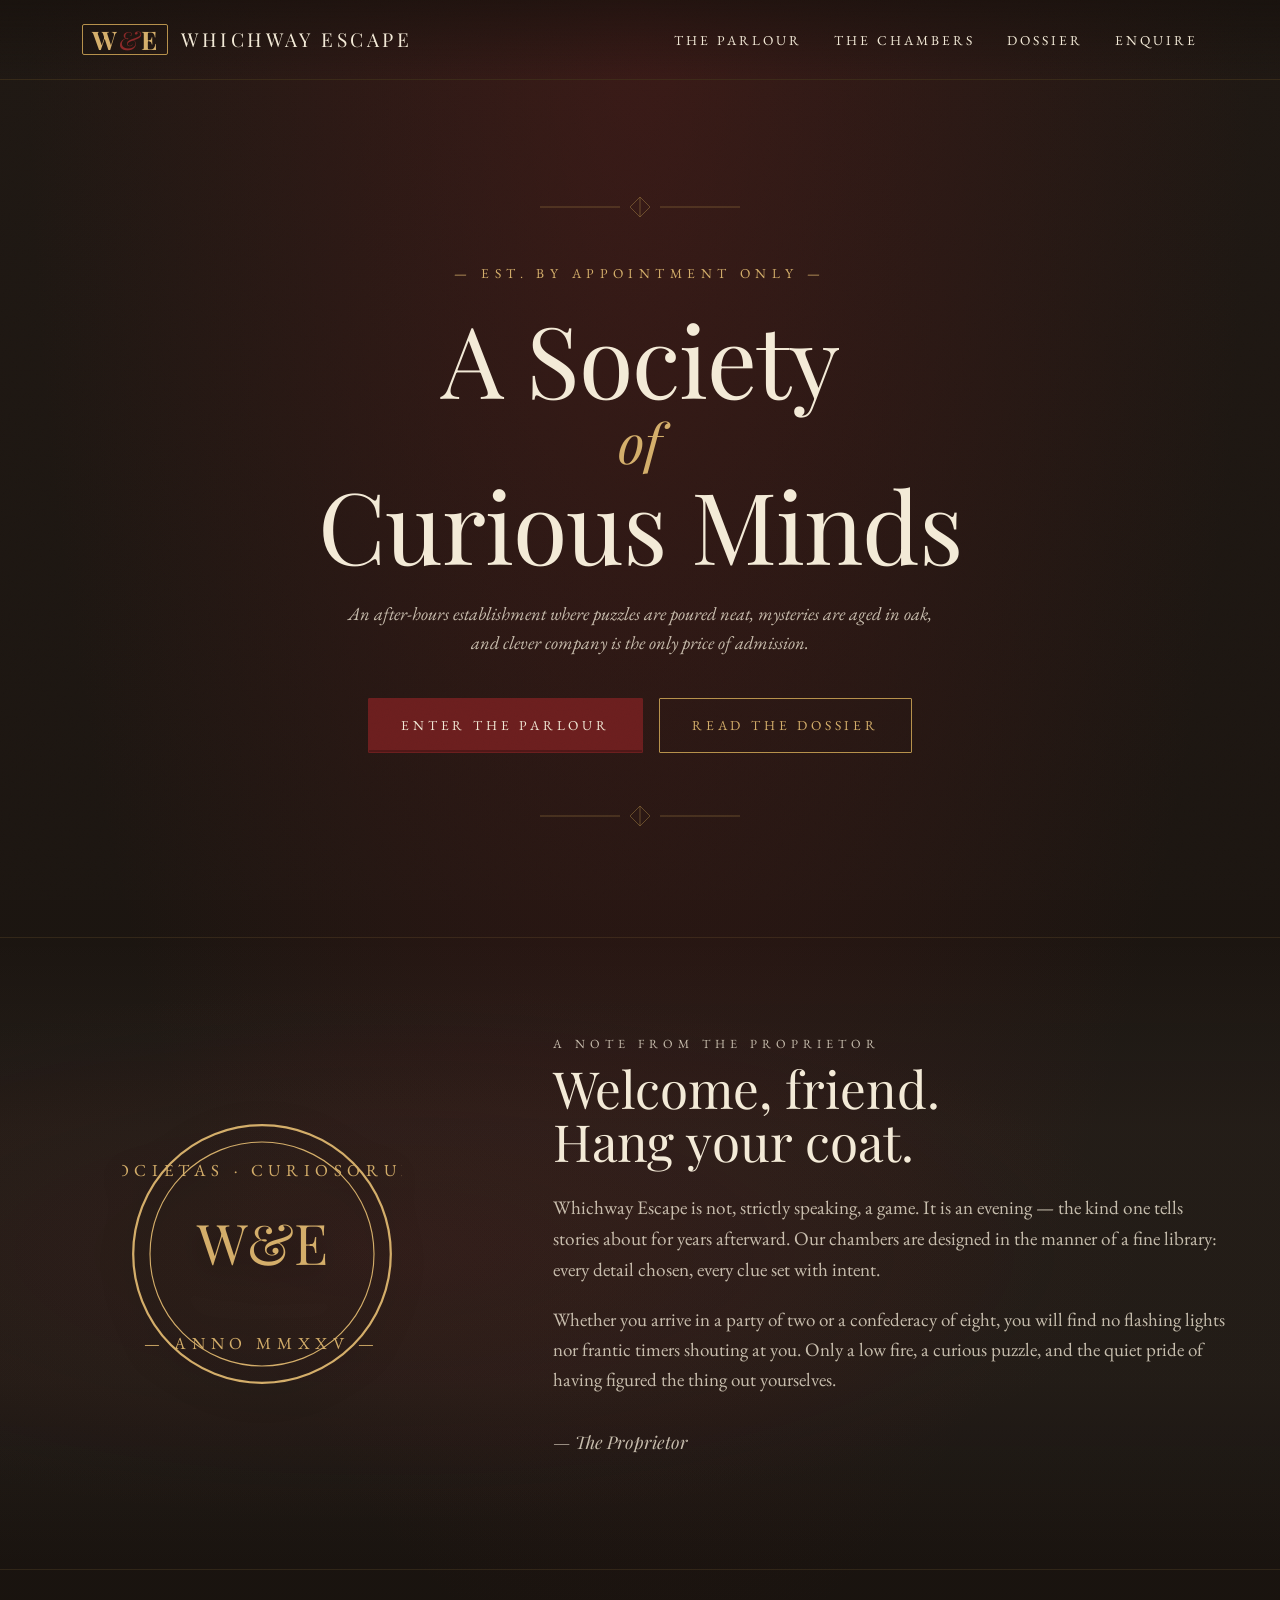
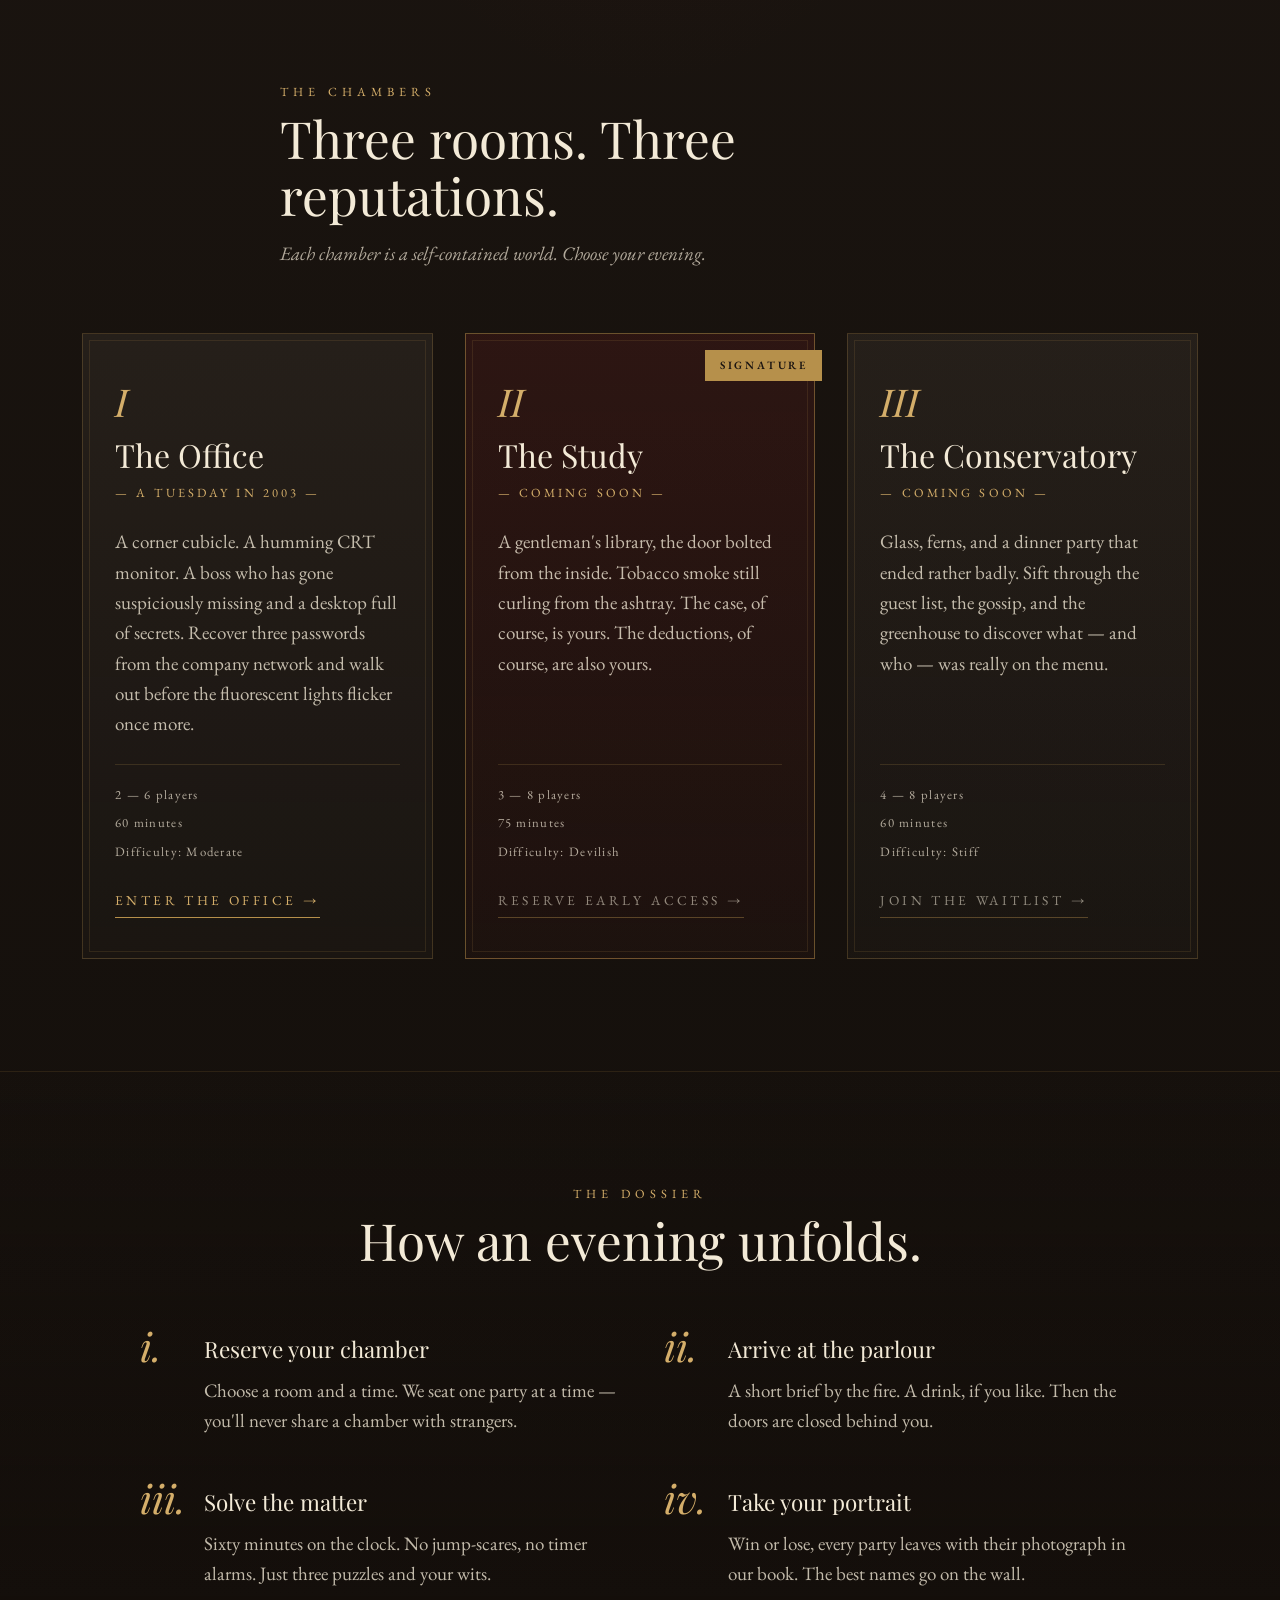
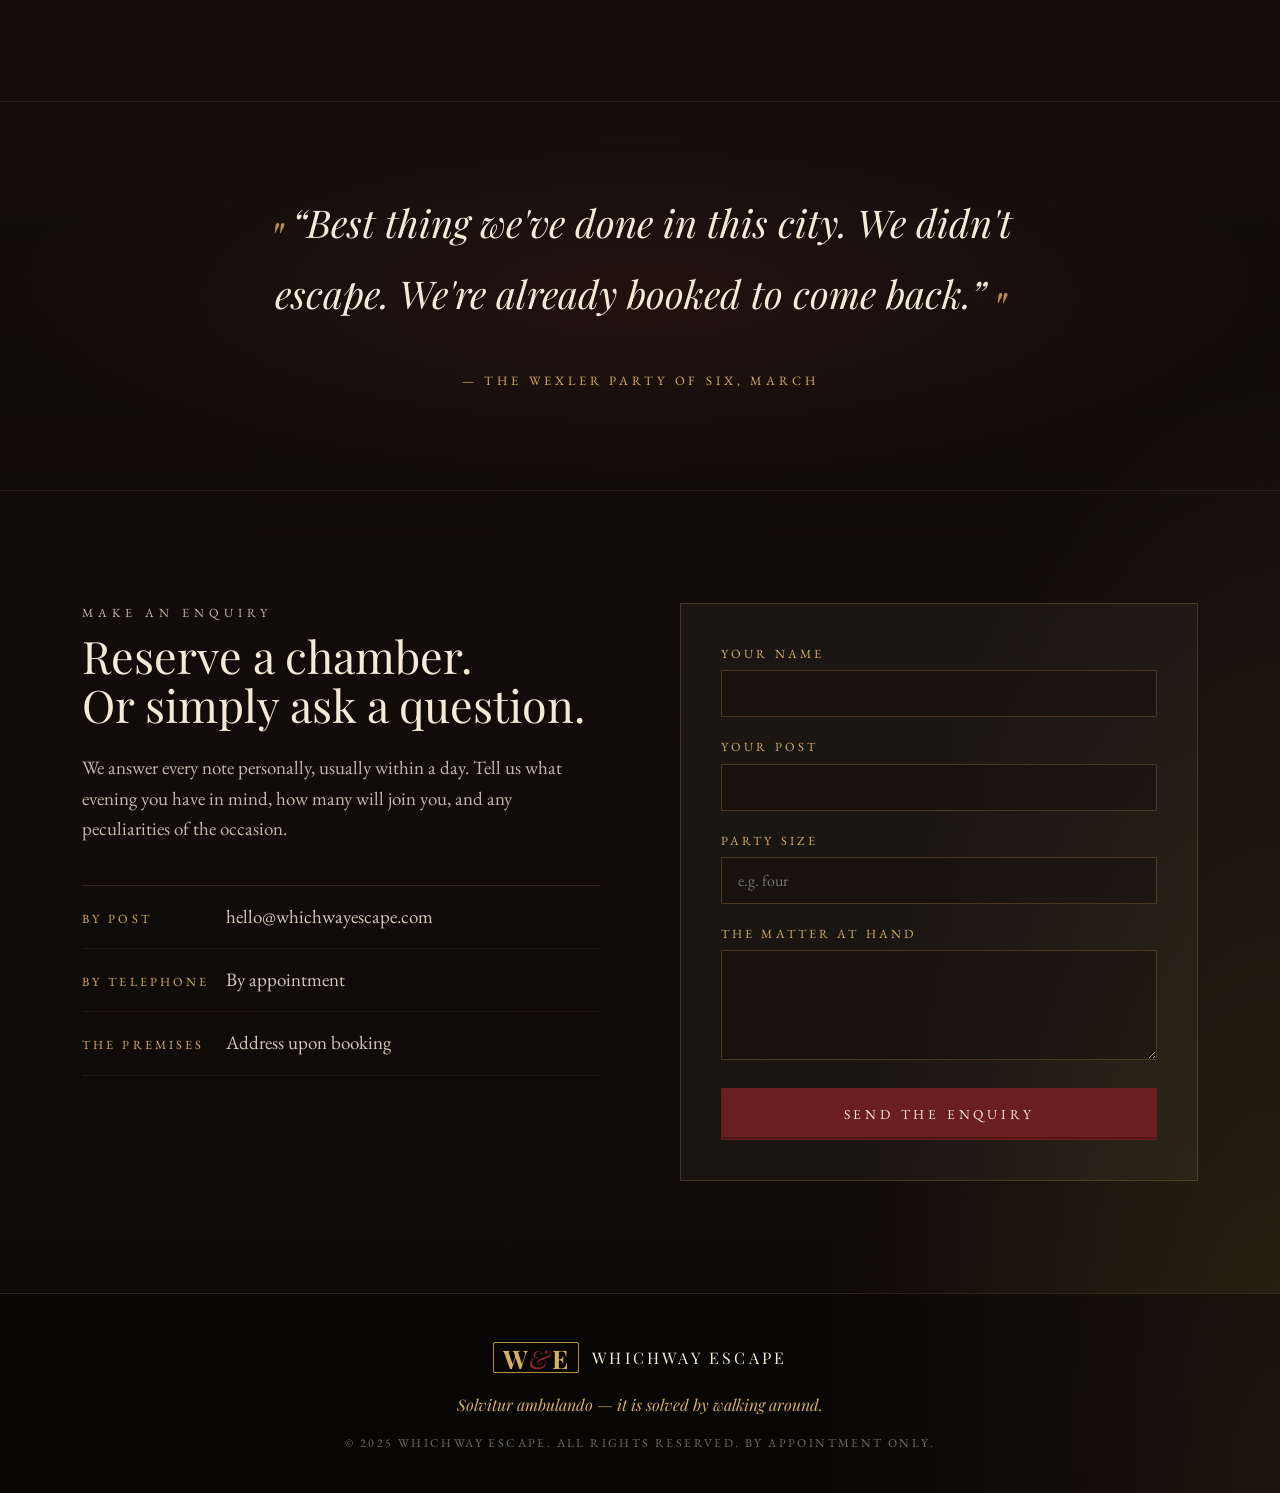
<file: index.html>
<!DOCTYPE html>
<html lang="en">
<head>
  <meta charset="UTF-8" />
  <meta name="viewport" content="width=device-width, initial-scale=1.0" />
  <title>Whichway Escape — A Society of Curious Minds</title>
  <meta name="description" content="Whichway Escape — bespoke escape room experiences crafted for the discerning puzzler. Step into the parlour." />
  <link rel="preconnect" href="https://fonts.googleapis.com">
  <link rel="preconnect" href="https://fonts.gstatic.com" crossorigin>
  <link href="https://fonts.googleapis.com/css2?family=Cormorant+Garamond:ital,wght@0,400;0,500;0,600;0,700;1,400&family=Playfair+Display:ital,wght@0,400;0,700;0,900;1,400&family=EB+Garamond:ital,wght@0,400;0,500;1,400&display=swap" rel="stylesheet">
  <style>
/* =========================================================================
   Whichway Escape — Main Stylesheet
   Aesthetic: Sherlock Holmes parlour. Velvet, oxblood, oxidised brass, oak.
   ========================================================================= */

:root {
  /* Palette */
  --ink:        #1a1411;        /* near-black brown */
  --ink-soft:   #2a221d;
  --paper:      #f3ead7;        /* warm cream */
  --paper-2:    #ebdfc5;
  --oxblood:    #6b1e1e;        /* deep wine */
  --oxblood-2:  #8a2828;
  --brass:      #b6904b;        /* aged brass */
  --brass-2:    #d4ae6a;
  --moss:       #3a4a36;
  --shadow:     0 30px 60px -20px rgba(20, 10, 5, 0.35);

  /* Type */
  --display: 'Playfair Display', 'Cormorant Garamond', Georgia, serif;
  --serif:   'EB Garamond', 'Cormorant Garamond', Georgia, serif;
  --small-caps: 'EB Garamond', Georgia, serif;

  --maxw: 1180px;
}

* { box-sizing: border-box; }

html { scroll-behavior: smooth; }

body {
  margin: 0;
  font-family: var(--serif);
  font-size: 19px;
  line-height: 1.6;
  color: var(--paper);
  background:
    radial-gradient(ellipse 80% 60% at 50% 0%, rgba(107, 30, 30, 0.35), transparent 60%),
    radial-gradient(ellipse 60% 40% at 100% 100%, rgba(182, 144, 75, 0.18), transparent 60%),
    linear-gradient(180deg, #1f1813 0%, #15100c 60%, #0e0a07 100%);
  min-height: 100vh;
  overflow-x: hidden;
}

/* Subtle paper grain over everything for texture */
.grain {
  position: fixed;
  inset: 0;
  pointer-events: none;
  z-index: 100;
  opacity: 0.05;
  mix-blend-mode: overlay;
  background-image: url("data:image/svg+xml;utf8,<svg xmlns='http://www.w3.org/2000/svg' width='200' height='200'><filter id='n'><feTurbulence type='fractalNoise' baseFrequency='0.85' numOctaves='2'/></filter><rect width='100%25' height='100%25' filter='url(%23n)'/></svg>");
}

/* ============ Header ============ */

.site-header {
  position: relative;
  z-index: 5;
  border-bottom: 1px solid rgba(182, 144, 75, 0.18);
  background: linear-gradient(180deg, rgba(20, 14, 10, 0.6), transparent);
}
.header-inner {
  max-width: var(--maxw);
  margin: 0 auto;
  padding: 1.5rem 2rem;
  display: flex;
  align-items: center;
  justify-content: space-between;
  gap: 2rem;
}
.brandmark {
  display: flex;
  align-items: center;
  gap: 0.85rem;
  text-decoration: none;
  color: var(--paper);
}
.brandmark__monogram {
  font-family: var(--display);
  font-size: 1.6rem;
  font-weight: 700;
  letter-spacing: 0.02em;
  color: var(--brass-2);
  border: 1px solid var(--brass);
  padding: 0.15rem 0.55rem 0.05rem;
  border-radius: 2px;
  line-height: 1;
}
.amp {
  font-style: italic;
  font-weight: 400;
  color: var(--oxblood-2);
  margin: 0 0.05em;
}
.brandmark__name {
  font-family: var(--display);
  font-size: 1.2rem;
  letter-spacing: 0.18em;
  text-transform: uppercase;
  color: var(--paper);
}
.primary-nav ul {
  display: flex;
  gap: 2rem;
  list-style: none;
  margin: 0;
  padding: 0;
}
.primary-nav a {
  color: var(--paper);
  text-decoration: none;
  font-family: var(--small-caps);
  font-size: 0.85rem;
  letter-spacing: 0.22em;
  text-transform: uppercase;
  padding-bottom: 0.25rem;
  border-bottom: 1px solid transparent;
  transition: border-color 0.3s, color 0.3s;
}
.primary-nav a:hover {
  color: var(--brass-2);
  border-bottom-color: var(--brass);
}

/* ============ Hero ============ */

.hero {
  position: relative;
  text-align: center;
  padding: 7rem 2rem 6rem;
  max-width: 1000px;
  margin: 0 auto;
}
.hero__ornament {
  color: var(--brass);
  width: 200px;
  margin: 0 auto 2rem;
  opacity: 0.7;
}
.hero__ornament--bottom { margin: 3rem auto 0; }
.hero__ornament svg { width: 100%; height: auto; }

.hero__eyebrow {
  font-family: var(--small-caps);
  font-size: 0.85rem;
  letter-spacing: 0.4em;
  text-transform: uppercase;
  color: var(--brass-2);
  margin: 0 0 1.5rem;
}
.hero__title {
  font-family: var(--display);
  font-weight: 400;
  font-size: clamp(3rem, 8vw, 6.2rem);
  line-height: 1;
  margin: 0 0 1.5rem;
  color: var(--paper);
  letter-spacing: -0.01em;
}
.hero__title .line { display: block; }
.hero__title .line-2 {
  font-style: italic;
  color: var(--brass-2);
  font-size: 0.55em;
  margin: 0.4rem 0;
}
.hero__title .line-3 { color: var(--paper); }

.hero__subtitle {
  font-family: var(--serif);
  font-size: 1.15rem;
  color: rgba(243, 234, 215, 0.78);
  max-width: 620px;
  margin: 0 auto 2.5rem;
  font-style: italic;
}
.hero__actions {
  display: flex;
  gap: 1rem;
  justify-content: center;
  flex-wrap: wrap;
}

/* ============ Buttons ============ */

.btn {
  display: inline-block;
  font-family: var(--small-caps);
  font-size: 0.85rem;
  letter-spacing: 0.28em;
  text-transform: uppercase;
  text-decoration: none;
  padding: 1rem 2rem;
  border: 1px solid transparent;
  cursor: pointer;
  transition: all 0.3s ease;
  border-radius: 1px;
}
.btn--primary {
  background: var(--oxblood);
  color: var(--paper);
  border-color: var(--oxblood);
  box-shadow: inset 0 -2px 0 rgba(0, 0, 0, 0.25);
}
.btn--primary:hover {
  background: var(--oxblood-2);
  border-color: var(--brass);
  color: #fff;
  transform: translateY(-1px);
}
.btn--ghost {
  background: transparent;
  color: var(--brass-2);
  border-color: var(--brass);
}
.btn--ghost:hover {
  background: rgba(182, 144, 75, 0.1);
  color: var(--paper);
}

/* ============ Parlour section ============ */

.parlour {
  background:
    linear-gradient(180deg, transparent, rgba(243, 234, 215, 0.04) 30%, rgba(243, 234, 215, 0.04) 70%, transparent),
    radial-gradient(ellipse at 30% 50%, rgba(107, 30, 30, 0.15), transparent 60%);
  padding: 6rem 2rem;
  border-top: 1px solid rgba(182, 144, 75, 0.15);
  border-bottom: 1px solid rgba(182, 144, 75, 0.15);
}
.parlour__grid {
  max-width: var(--maxw);
  margin: 0 auto;
  display: grid;
  grid-template-columns: 1fr 1.6fr;
  gap: 5rem;
  align-items: center;
}
.parlour__plate {
  display: flex;
  align-items: center;
  justify-content: center;
}
.seal {
  width: 280px;
  height: 280px;
  color: var(--brass-2);
  filter: drop-shadow(0 8px 16px rgba(0, 0, 0, 0.4));
}
.seal svg { width: 100%; height: 100%; }

.parlour__copy h2 {
  font-family: var(--display);
  font-size: clamp(2.2rem, 4vw, 3.4rem);
  font-weight: 400;
  line-height: 1.05;
  margin: 0.5rem 0 1.5rem;
  color: var(--paper);
}
.kicker {
  font-family: var(--small-caps);
  font-size: 0.78rem;
  letter-spacing: 0.4em;
  text-transform: uppercase;
  color: var(--brass-2);
  margin: 0;
}
.lede {
  font-size: 1.2rem;
  color: rgba(243, 234, 215, 0.92);
  margin-top: 0;
}
.parlour__copy p {
  color: rgba(243, 234, 215, 0.78);
}
.signature {
  font-family: var(--display);
  font-style: italic;
  color: var(--brass-2);
  font-size: 1.1rem;
  margin-top: 2rem;
}

/* ============ Section heads ============ */

.section-head {
  max-width: 720px;
  margin: 0 auto 4rem;
}
.section-head--center { text-align: center; }
.section-head h2 {
  font-family: var(--display);
  font-size: clamp(2.2rem, 4vw, 3.4rem);
  font-weight: 400;
  line-height: 1.1;
  margin: 0.5rem 0 1rem;
  color: var(--paper);
}
.section-head__sub {
  color: rgba(243, 234, 215, 0.7);
  font-style: italic;
  margin: 0;
}

/* ============ Chambers (room cards) ============ */

.chambers {
  padding: 7rem 2rem;
  max-width: var(--maxw);
  margin: 0 auto;
}
.chambers__grid {
  display: grid;
  grid-template-columns: repeat(3, 1fr);
  gap: 2rem;
}
.chamber {
  position: relative;
  background:
    linear-gradient(180deg, rgba(243, 234, 215, 0.06), rgba(243, 234, 215, 0.02));
  border: 1px solid rgba(182, 144, 75, 0.25);
  padding: 3rem 2rem 2.5rem;
  transition: all 0.4s ease;
  display: flex;
  flex-direction: column;
}
.chamber::before {
  content: '';
  position: absolute;
  inset: 6px;
  border: 1px solid rgba(182, 144, 75, 0.15);
  pointer-events: none;
}
.chamber:hover {
  border-color: var(--brass);
  transform: translateY(-4px);
  box-shadow: var(--shadow);
}
.chamber--featured {
  background:
    linear-gradient(180deg, rgba(107, 30, 30, 0.25), rgba(107, 30, 30, 0.08));
  border-color: rgba(182, 144, 75, 0.5);
}
.chamber__ribbon {
  position: absolute;
  top: 1rem;
  right: -8px;
  background: var(--brass);
  color: var(--ink);
  font-family: var(--small-caps);
  font-size: 0.7rem;
  letter-spacing: 0.25em;
  text-transform: uppercase;
  padding: 0.4rem 0.9rem;
  font-weight: 600;
}
.chamber__plate {
  font-family: var(--display);
  font-size: 2.4rem;
  color: var(--brass-2);
  font-style: italic;
  margin-bottom: 0.5rem;
  line-height: 1;
}
.chamber__title {
  font-family: var(--display);
  font-size: 2rem;
  font-weight: 400;
  color: var(--paper);
  margin: 0 0 0.2rem;
}
.chamber__tag {
  font-family: var(--small-caps);
  font-size: 0.78rem;
  letter-spacing: 0.25em;
  text-transform: uppercase;
  color: var(--brass-2);
  margin: 0 0 1.5rem;
}
.chamber__body {
  color: rgba(243, 234, 215, 0.78);
  margin: 0 0 1.5rem;
  flex-grow: 1;
}
.chamber__meta {
  list-style: none;
  margin: 0 0 1.5rem;
  padding: 1rem 0 0;
  border-top: 1px solid rgba(182, 144, 75, 0.2);
  font-family: var(--small-caps);
  font-size: 0.8rem;
  letter-spacing: 0.1em;
  color: rgba(243, 234, 215, 0.7);
}
.chamber__meta li { padding: 0.25rem 0; }
.chamber__link {
  font-family: var(--small-caps);
  font-size: 0.85rem;
  letter-spacing: 0.25em;
  text-transform: uppercase;
  color: var(--brass-2);
  text-decoration: none;
  border-bottom: 1px solid var(--brass);
  padding-bottom: 0.3rem;
  align-self: flex-start;
  transition: all 0.3s;
}
.chamber__link:hover {
  color: var(--paper);
  border-color: var(--paper);
}
.chamber__link--muted {
  color: rgba(243, 234, 215, 0.55);
  border-color: rgba(182, 144, 75, 0.4);
}

/* ============ Dossier ============ */

.dossier {
  background: linear-gradient(180deg, transparent, rgba(20, 14, 10, 0.6));
  padding: 7rem 2rem;
  border-top: 1px solid rgba(182, 144, 75, 0.15);
}
.dossier__inner {
  max-width: 1000px;
  margin: 0 auto;
}
.dossier__steps {
  list-style: none;
  margin: 0;
  padding: 0;
  display: grid;
  grid-template-columns: repeat(2, 1fr);
  gap: 3rem;
}
.dossier__steps li {
  position: relative;
  padding-left: 4rem;
}
.dossier__steps .num {
  position: absolute;
  left: 0;
  top: -0.4rem;
  font-family: var(--display);
  font-size: 2.5rem;
  font-style: italic;
  color: var(--brass-2);
  line-height: 1;
}
.dossier__steps h4 {
  font-family: var(--display);
  font-size: 1.4rem;
  font-weight: 400;
  margin: 0 0 0.5rem;
  color: var(--paper);
}
.dossier__steps p {
  margin: 0;
  color: rgba(243, 234, 215, 0.78);
}

/* ============ Quote ============ */

.quote {
  padding: 6rem 2rem;
  text-align: center;
  border-top: 1px solid rgba(182, 144, 75, 0.15);
  border-bottom: 1px solid rgba(182, 144, 75, 0.15);
  background: radial-gradient(ellipse at center, rgba(107, 30, 30, 0.18), transparent 70%);
}
.quote blockquote {
  max-width: 800px;
  margin: 0 auto;
}
.quote p {
  font-family: var(--display);
  font-style: italic;
  font-size: clamp(1.5rem, 3.2vw, 2.4rem);
  line-height: 1.3;
  color: var(--paper);
  margin: 0 0 1.5rem;
  position: relative;
}
.quote p::before, .quote p::after {
  content: '"';
  font-size: 3rem;
  color: var(--brass);
  font-family: var(--display);
  vertical-align: -0.4em;
}
.quote p::before { margin-right: 0.2em; }
.quote p::after { margin-left: 0.1em; }
.quote cite {
  font-family: var(--small-caps);
  font-style: normal;
  font-size: 0.8rem;
  letter-spacing: 0.3em;
  text-transform: uppercase;
  color: var(--brass-2);
}

/* ============ Enquire ============ */

.enquire {
  padding: 7rem 2rem;
  max-width: var(--maxw);
  margin: 0 auto;
}
.enquire__grid {
  display: grid;
  grid-template-columns: 1fr 1fr;
  gap: 5rem;
  align-items: start;
}
.enquire__copy h2 {
  font-family: var(--display);
  font-size: clamp(2rem, 3.5vw, 3rem);
  font-weight: 400;
  line-height: 1.1;
  margin: 0.5rem 0 1.5rem;
  color: var(--paper);
}
.enquire__copy p {
  color: rgba(243, 234, 215, 0.78);
}
.enquire__details {
  list-style: none;
  margin: 2.5rem 0 0;
  padding: 0;
  border-top: 1px solid rgba(182, 144, 75, 0.2);
}
.enquire__details li {
  padding: 1rem 0;
  border-bottom: 1px solid rgba(182, 144, 75, 0.12);
  color: rgba(243, 234, 215, 0.85);
}
.enquire__details span {
  display: inline-block;
  width: 140px;
  font-family: var(--small-caps);
  font-size: 0.78rem;
  letter-spacing: 0.25em;
  text-transform: uppercase;
  color: var(--brass-2);
}

.enquire__form {
  background: rgba(243, 234, 215, 0.04);
  border: 1px solid rgba(182, 144, 75, 0.25);
  padding: 2.5rem;
  display: flex;
  flex-direction: column;
  gap: 1.25rem;
}
.enquire__form label {
  display: flex;
  flex-direction: column;
  gap: 0.4rem;
}
.enquire__form span {
  font-family: var(--small-caps);
  font-size: 0.78rem;
  letter-spacing: 0.25em;
  text-transform: uppercase;
  color: var(--brass-2);
}
.enquire__form input,
.enquire__form textarea {
  background: rgba(20, 14, 10, 0.4);
  border: 1px solid rgba(182, 144, 75, 0.3);
  padding: 0.75rem 1rem;
  color: var(--paper);
  font-family: var(--serif);
  font-size: 1rem;
  border-radius: 1px;
  transition: border-color 0.3s;
}
.enquire__form input:focus,
.enquire__form textarea:focus {
  outline: none;
  border-color: var(--brass-2);
  background: rgba(20, 14, 10, 0.55);
}
.enquire__form button { margin-top: 0.5rem; }

/* ============ Footer ============ */

.site-footer {
  background: rgba(0, 0, 0, 0.4);
  border-top: 1px solid rgba(182, 144, 75, 0.2);
  padding: 3rem 2rem 2.5rem;
}
.site-footer__inner {
  max-width: var(--maxw);
  margin: 0 auto;
  text-align: center;
}
.site-footer__mark {
  display: inline-flex;
  align-items: center;
  gap: 0.85rem;
  margin-bottom: 1.2rem;
  font-family: var(--display);
  font-size: 1rem;
  letter-spacing: 0.2em;
  text-transform: uppercase;
  color: var(--paper);
}
.site-footer__motto {
  color: var(--brass-2);
  margin: 0 0 1rem;
  font-family: var(--display);
  font-size: 1rem;
}
.site-footer__legal {
  font-family: var(--small-caps);
  font-size: 0.75rem;
  letter-spacing: 0.2em;
  text-transform: uppercase;
  color: rgba(243, 234, 215, 0.45);
  margin: 0;
}

/* ============ Responsive ============ */

@media (max-width: 900px) {
  body { font-size: 17px; }
  .header-inner { flex-direction: column; gap: 1rem; padding: 1.25rem; }
  .primary-nav ul { gap: 1.25rem; flex-wrap: wrap; justify-content: center; }
  .hero { padding: 4rem 1.5rem 3rem; }
  .parlour__grid { grid-template-columns: 1fr; gap: 3rem; }
  .seal { width: 200px; height: 200px; }
  .chambers { padding: 4rem 1.5rem; }
  .chambers__grid { grid-template-columns: 1fr; gap: 1.5rem; }
  .dossier { padding: 4rem 1.5rem; }
  .dossier__steps { grid-template-columns: 1fr; gap: 2rem; }
  .enquire { padding: 4rem 1.5rem; }
  .enquire__grid { grid-template-columns: 1fr; gap: 2.5rem; }
  .enquire__form { padding: 1.5rem; }
  .quote { padding: 4rem 1.5rem; }
}

@media (max-width: 480px) {
  .primary-nav a { font-size: 0.75rem; letter-spacing: 0.15em; }
  .hero__title { font-size: clamp(2.5rem, 12vw, 4rem); }
  .hero__subtitle { font-size: 1rem; }
  .btn { padding: 0.85rem 1.5rem; font-size: 0.78rem; }
  .hero__actions { flex-direction: column; align-items: stretch; }
  .enquire__details span { width: 100%; display: block; margin-bottom: 0.2rem; }
}

</style>
</head>
<body>

  <!-- Texture overlay -->
  <div class="grain"></div>

  <!-- Navigation -->
  <header class="site-header">
    <div class="header-inner">
      <a href="index.html" class="brandmark">
        <span class="brandmark__monogram">W<span class="amp">&amp;</span>E</span>
        <span class="brandmark__name">Whichway Escape</span>
      </a>
      <nav class="primary-nav" aria-label="Primary">
        <ul>
          <li><a href="#parlour">The Parlour</a></li>
          <li><a href="#chambers">The Chambers</a></li>
          <li><a href="#dossier">Dossier</a></li>
          <li><a href="#enquire">Enquire</a></li>
        </ul>
      </nav>
    </div>
  </header>

  <!-- Hero -->
  <section class="hero">
    <div class="hero__ornament hero__ornament--top">
      <svg viewBox="0 0 200 30" aria-hidden="true"><path d="M0 15 L80 15 M120 15 L200 15 M100 5 L100 25 M90 15 L100 5 L110 15 L100 25 Z" stroke="currentColor" fill="none" stroke-width="0.6"/></svg>
    </div>

    <p class="hero__eyebrow">— Est. by Appointment Only —</p>
    <h1 class="hero__title">
      <span class="line line-1">A Society</span>
      <span class="line line-2"><em>of</em></span>
      <span class="line line-3">Curious Minds</span>
    </h1>
    <p class="hero__subtitle">
      An after-hours establishment where puzzles are poured neat, mysteries are aged in oak,<br/>and clever company is the only price of admission.
    </p>

    <div class="hero__actions">
      <a href="#chambers" class="btn btn--primary">Enter the Parlour</a>
      <a href="#dossier" class="btn btn--ghost">Read the Dossier</a>
    </div>

    <div class="hero__ornament hero__ornament--bottom">
      <svg viewBox="0 0 200 30" aria-hidden="true"><path d="M0 15 L80 15 M120 15 L200 15 M100 5 L100 25 M90 15 L100 5 L110 15 L100 25 Z" stroke="currentColor" fill="none" stroke-width="0.6"/></svg>
    </div>
  </section>

  <!-- Parlour intro -->
  <section id="parlour" class="parlour">
    <div class="parlour__grid">
      <div class="parlour__plate">
        <div class="seal" aria-hidden="true">
          <svg viewBox="0 0 100 100">
            <circle cx="50" cy="50" r="46" fill="none" stroke="currentColor" stroke-width="0.8"/>
            <circle cx="50" cy="50" r="40" fill="none" stroke="currentColor" stroke-width="0.4"/>
            <text x="50" y="54" text-anchor="middle" font-family="Playfair Display" font-size="20" fill="currentColor">W&amp;E</text>
            <text x="50" y="22" text-anchor="middle" font-family="EB Garamond" font-size="6" letter-spacing="2" fill="currentColor">SOCIETAS · CURIOSORUM</text>
            <text x="50" y="84" text-anchor="middle" font-family="EB Garamond" font-size="6" letter-spacing="2" fill="currentColor">— ANNO MMXXV —</text>
          </svg>
        </div>
      </div>
      <div class="parlour__copy">
        <p class="kicker">A note from the proprietor</p>
        <h2>Welcome, friend.<br/>Hang your coat.</h2>
        <p class="lede">
          Whichway Escape is not, strictly speaking, a game. It is an evening — the kind one tells stories
          about for years afterward. Our chambers are designed in the manner of a fine library: every detail
          chosen, every clue set with intent.
        </p>
        <p>
          Whether you arrive in a party of two or a confederacy of eight, you will find no flashing lights
          nor frantic timers shouting at you. Only a low fire, a curious puzzle, and the quiet pride of
          having figured the thing out yourselves.
        </p>
        <p class="signature">— The Proprietor</p>
      </div>
    </div>
  </section>

  <!-- Chambers / Rooms -->
  <section id="chambers" class="chambers">
    <header class="section-head">
      <p class="kicker">The Chambers</p>
      <h2>Three rooms. Three reputations.</h2>
      <p class="section-head__sub">Each chamber is a self-contained world. Choose your evening.</p>
    </header>

    <div class="chambers__grid">

      <article class="chamber">
        <div class="chamber__plate">I</div>
        <h3 class="chamber__title">The Office</h3>
        <p class="chamber__tag">— A Tuesday in 2003 —</p>
        <p class="chamber__body">
          A corner cubicle. A humming CRT monitor. A boss who has gone suspiciously missing and a desktop
          full of secrets. Recover three passwords from the company network and walk out before the
          fluorescent lights flicker once more.
        </p>
        <ul class="chamber__meta">
          <li>2 — 6 players</li>
          <li>60 minutes</li>
          <li>Difficulty: Moderate</li>
        </ul>
        <a href="office.html" class="chamber__link">Enter the Office →</a>
      </article>

      <article class="chamber chamber--featured">
        <div class="chamber__ribbon">Signature</div>
        <div class="chamber__plate">II</div>
        <h3 class="chamber__title">The Study</h3>
        <p class="chamber__tag">— Coming Soon —</p>
        <p class="chamber__body">
          A gentleman's library, the door bolted from the inside. Tobacco smoke still curling from the
          ashtray. The case, of course, is yours. The deductions, of course, are also yours.
        </p>
        <ul class="chamber__meta">
          <li>3 — 8 players</li>
          <li>75 minutes</li>
          <li>Difficulty: Devilish</li>
        </ul>
        <a href="#enquire" class="chamber__link chamber__link--muted">Reserve early access →</a>
      </article>

      <article class="chamber">
        <div class="chamber__plate">III</div>
        <h3 class="chamber__title">The Conservatory</h3>
        <p class="chamber__tag">— Coming Soon —</p>
        <p class="chamber__body">
          Glass, ferns, and a dinner party that ended rather badly. Sift through the guest list, the
          gossip, and the greenhouse to discover what — and who — was really on the menu.
        </p>
        <ul class="chamber__meta">
          <li>4 — 8 players</li>
          <li>60 minutes</li>
          <li>Difficulty: Stiff</li>
        </ul>
        <a href="#enquire" class="chamber__link chamber__link--muted">Join the waitlist →</a>
      </article>

    </div>
  </section>

  <!-- Dossier / How it works -->
  <section id="dossier" class="dossier">
    <div class="dossier__inner">
      <header class="section-head section-head--center">
        <p class="kicker">The Dossier</p>
        <h2>How an evening unfolds.</h2>
      </header>

      <ol class="dossier__steps">
        <li>
          <span class="num">i.</span>
          <h4>Reserve your chamber</h4>
          <p>Choose a room and a time. We seat one party at a time — you'll never share a chamber with strangers.</p>
        </li>
        <li>
          <span class="num">ii.</span>
          <h4>Arrive at the parlour</h4>
          <p>A short brief by the fire. A drink, if you like. Then the doors are closed behind you.</p>
        </li>
        <li>
          <span class="num">iii.</span>
          <h4>Solve the matter</h4>
          <p>Sixty minutes on the clock. No jump-scares, no timer alarms. Just three puzzles and your wits.</p>
        </li>
        <li>
          <span class="num">iv.</span>
          <h4>Take your portrait</h4>
          <p>Win or lose, every party leaves with their photograph in our book. The best names go on the wall.</p>
        </li>
      </ol>
    </div>
  </section>

  <!-- Testimonial / Pull quote -->
  <section class="quote">
    <blockquote>
      <p>“Best thing we've done in this city. We didn't escape. We're already booked to come back.”</p>
      <cite>— The Wexler Party of Six, March</cite>
    </blockquote>
  </section>

  <!-- Enquire -->
  <section id="enquire" class="enquire">
    <div class="enquire__grid">
      <div class="enquire__copy">
        <p class="kicker">Make an enquiry</p>
        <h2>Reserve a chamber.<br/>Or simply ask a question.</h2>
        <p>
          We answer every note personally, usually within a day. Tell us what evening you have in mind,
          how many will join you, and any peculiarities of the occasion.
        </p>
        <ul class="enquire__details">
          <li><span>By post</span> hello@whichwayescape.com</li>
          <li><span>By telephone</span> By appointment</li>
          <li><span>The premises</span> Address upon booking</li>
        </ul>
      </div>
      <form class="enquire__form" onsubmit="event.preventDefault(); alert('Thank you. We will be in touch shortly.');">
        <label>
          <span>Your name</span>
          <input type="text" name="name" required />
        </label>
        <label>
          <span>Your post</span>
          <input type="email" name="email" required />
        </label>
        <label>
          <span>Party size</span>
          <input type="text" name="party" placeholder="e.g. four" />
        </label>
        <label>
          <span>The matter at hand</span>
          <textarea name="message" rows="4" required></textarea>
        </label>
        <button type="submit" class="btn btn--primary">Send the enquiry</button>
      </form>
    </div>
  </section>

  <!-- Footer -->
  <footer class="site-footer">
    <div class="site-footer__inner">
      <div class="site-footer__mark">
        <span class="brandmark__monogram">W<span class="amp">&amp;</span>E</span>
        <span>Whichway Escape</span>
      </div>
      <p class="site-footer__motto"><em>Solvitur ambulando — it is solved by walking around.</em></p>
      <p class="site-footer__legal">© 2025 Whichway Escape. All rights reserved. By appointment only.</p>
    </div>
  </footer>

  <script>
    // Subtle smooth scroll for in-page links
    document.querySelectorAll('a[href^="#"]').forEach(a => {
      a.addEventListener('click', e => {
        const id = a.getAttribute('href');
        if (id.length > 1) {
          const target = document.querySelector(id);
          if (target) {
            e.preventDefault();
            target.scrollIntoView({ behavior: 'smooth', block: 'start' });
          }
        }
      });
    });
  </script>
</body>
</html>
</file>
